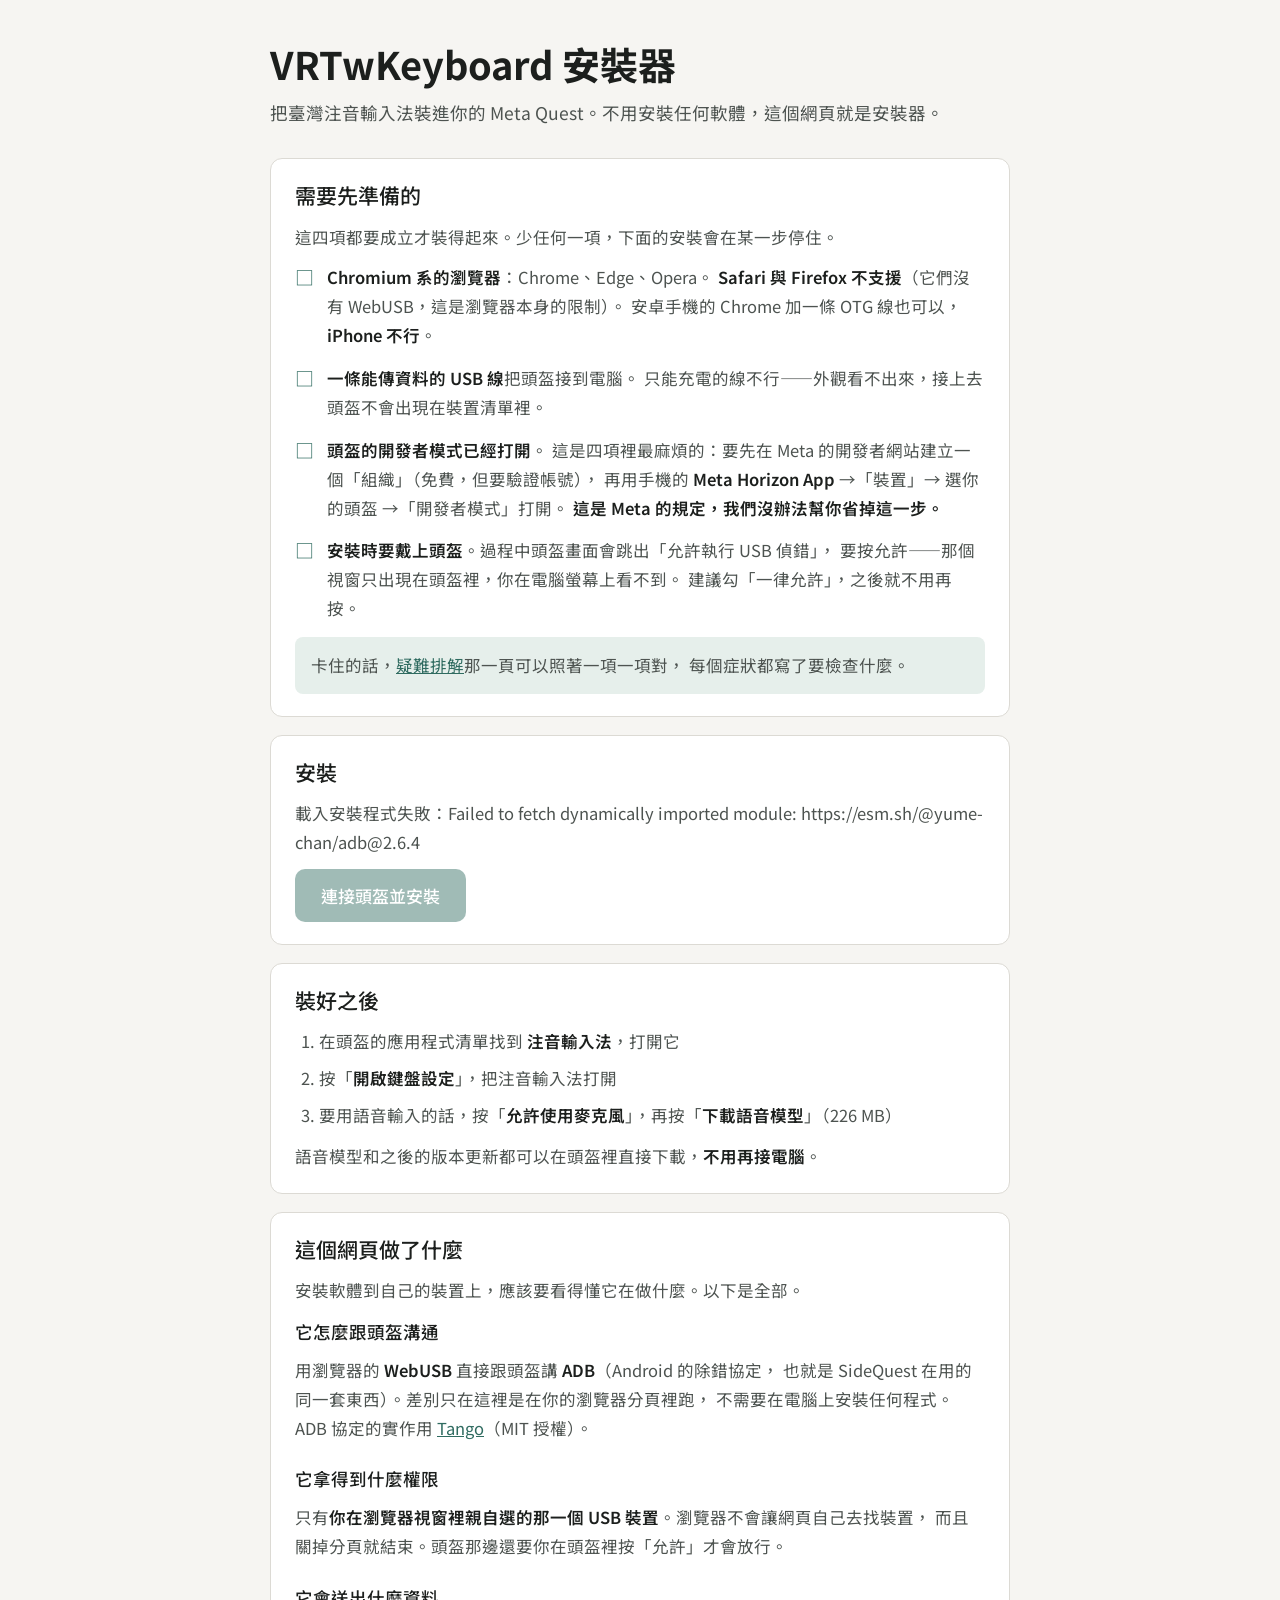
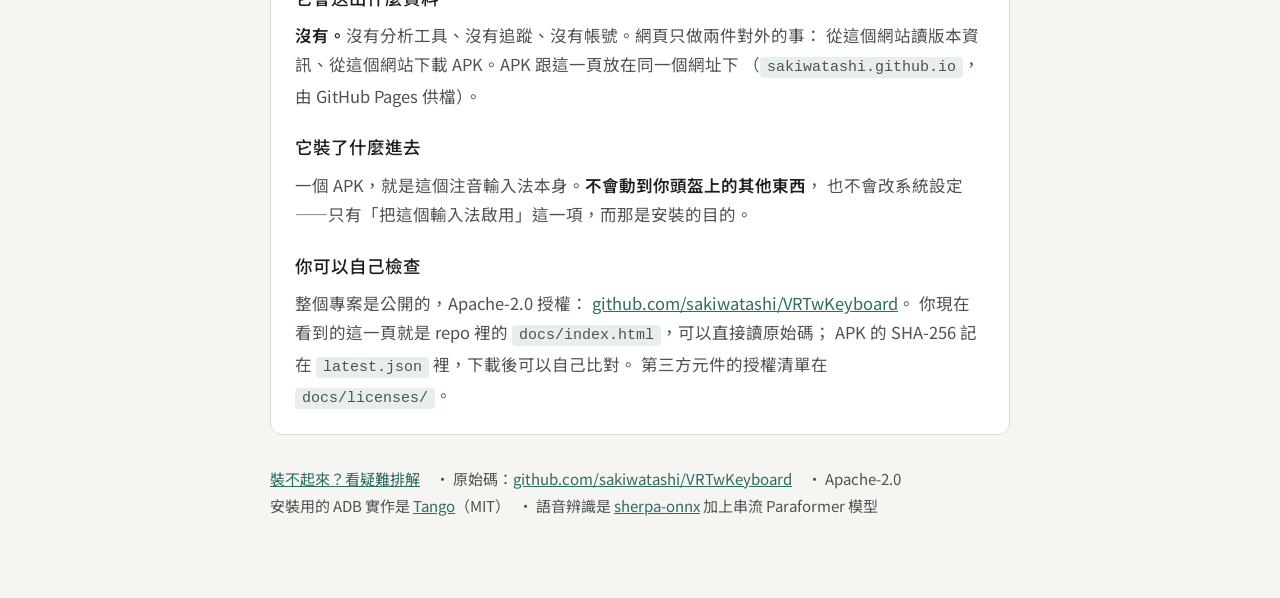
<file: docs/index.html>
<!doctype html>
<html lang="zh-Hant">
<head>
<meta charset="utf-8">
<meta name="viewport" content="width=device-width, initial-scale=1, viewport-fit=cover">
<title>VRTwKeyboard 安裝器</title>
<link rel="stylesheet" href="https://fonts.googleapis.com/css2?family=Noto+Sans+TC:wght@400;500;700&display=swap">
<link rel="stylesheet" href="style.css">
</head>
<body>
<div class="wrap">
  <h1>VRTwKeyboard 安裝器</h1>
  <p class="sub">把臺灣注音輸入法裝進你的 Meta Quest。不用安裝任何軟體，這個網頁就是安裝器。</p>

  <div class="card" id="unsupported">
    <h2 class="warn">這個瀏覽器不支援</h2>
    <p>安裝需要 <strong>WebUSB</strong>，只有 Chromium 系的瀏覽器有：<strong>Chrome</strong>、<strong>Edge</strong>、<strong>Opera</strong>。
       Safari 與 Firefox 都不支援。</p>
    <p>手機也可以——用<strong>安卓手機的 Chrome</strong> 加一條 OTG 線同樣能裝。iPhone 不行。</p>
    <p>另外，<strong>不能用頭盔自己的瀏覽器</strong>：裝置沒辦法用 USB 連自己。</p>
  </div>

  <div class="card">
    <h2>需要先準備的</h2>
    <p>這四項都要成立才裝得起來。少任何一項，下面的安裝會在某一步停住。</p>
    <ul class="req">
      <li><strong>Chromium 系的瀏覽器</strong>：Chrome、Edge、Opera。
          <strong>Safari 與 Firefox 不支援</strong>（它們沒有 WebUSB，這是瀏覽器本身的限制）。
          安卓手機的 Chrome 加一條 OTG 線也可以，<strong>iPhone 不行</strong>。</li>
      <li><strong>一條能傳資料的 USB 線</strong>把頭盔接到電腦。
          只能充電的線不行——外觀看不出來，接上去頭盔不會出現在裝置清單裡。</li>
      <li><strong>頭盔的開發者模式已經打開</strong>。
          這是四項裡最麻煩的：要先在 Meta 的開發者網站建立一個「組織」（免費，但要驗證帳號），
          再用手機的 <strong>Meta Horizon App</strong> →「裝置」→ 選你的頭盔 →「開發者模式」打開。
          <strong>這是 Meta 的規定，我們沒辦法幫你省掉這一步。</strong></li>
      <li><strong>安裝時要戴上頭盔</strong>。過程中頭盔畫面會跳出「允許執行 USB 偵錯」，
          要按允許——那個視窗只出現在頭盔裡，你在電腦螢幕上看不到。
          建議勾「一律允許」，之後就不用再按。</li>
    </ul>
    <p class="note">卡住的話，<a href="help.html">疑難排解</a>那一頁可以照著一項一項對，
       每個症狀都寫了要檢查什麼。</p>
  </div>

  <div class="card">
    <h2>安裝</h2>
    <p id="status">準備好之後按下面的按鈕，瀏覽器會請你選擇裝置。</p>
    <div class="row">
      <button id="install">連接頭盔並安裝</button>
      <button id="reload" class="ghost" hidden>重新開始</button>
    </div>
    <div class="bar" hidden id="barwrap"><i id="bar"></i></div>
    <div id="log"></div>
  </div>

  <div class="card">
    <h2>裝好之後</h2>
    <ol>
      <li>在頭盔的應用程式清單找到 <strong>注音輸入法</strong>，打開它</li>
      <li>按「<strong>開啟鍵盤設定</strong>」，把注音輸入法打開</li>
      <li>要用語音輸入的話，按「<strong>允許使用麥克風</strong>」，再按「<strong>下載語音模型</strong>」（226 MB）</li>
    </ol>
    <p style="margin-top:12px">語音模型和之後的版本更新都可以在頭盔裡直接下載，<strong>不用再接電腦</strong>。</p>
  </div>

  <div class="card">
    <h2>這個網頁做了什麼</h2>
    <p>安裝軟體到自己的裝置上，應該要看得懂它在做什麼。以下是全部。</p>

    <h3>它怎麼跟頭盔溝通</h3>
    <p>用瀏覽器的 <strong>WebUSB</strong> 直接跟頭盔講 <strong>ADB</strong>（Android 的除錯協定，
       也就是 SideQuest 在用的同一套東西）。差別只在這裡是在你的瀏覽器分頁裡跑，
       不需要在電腦上安裝任何程式。ADB 協定的實作用
       <a href="https://github.com/yume-chan/ya-webadb">Tango</a>（MIT 授權）。</p>

    <h3>它拿得到什麼權限</h3>
    <p>只有<strong>你在瀏覽器視窗裡親自選的那一個 USB 裝置</strong>。瀏覽器不會讓網頁自己去找裝置，
       而且關掉分頁就結束。頭盔那邊還要你在頭盔裡按「允許」才會放行。</p>

    <h3>它會送出什麼資料</h3>
    <p><strong>沒有。</strong>沒有分析工具、沒有追蹤、沒有帳號。網頁只做兩件對外的事：
       從這個網站讀版本資訊、從這個網站下載 APK。APK 跟這一頁放在同一個網址下
       （<code>sakiwatashi.github.io</code>，由 GitHub Pages 供檔）。</p>

    <h3>它裝了什麼進去</h3>
    <p>一個 APK，就是這個注音輸入法本身。<strong>不會動到你頭盔上的其他東西</strong>，
       也不會改系統設定——只有「把這個輸入法啟用」這一項，而那是安裝的目的。</p>

    <h3>你可以自己檢查</h3>
    <p>整個專案是公開的，Apache-2.0 授權：
       <a href="https://github.com/sakiwatashi/VRTwKeyboard">github.com/sakiwatashi/VRTwKeyboard</a>。
       你現在看到的這一頁就是 repo 裡的 <code>docs/index.html</code>，可以直接讀原始碼；
       APK 的 SHA-256 記在 <code>latest.json</code> 裡，下載後可以自己比對。
       第三方元件的授權清單在 <code>docs/licenses/</code>。</p>
  </div>

  <p class="foot">
    <a href="help.html">裝不起來？看疑難排解</a>　·
    原始碼：<a href="https://github.com/sakiwatashi/VRTwKeyboard">github.com/sakiwatashi/VRTwKeyboard</a>　·
    Apache-2.0<br>
    安裝用的 ADB 實作是 <a href="https://github.com/yume-chan/ya-webadb">Tango</a>（MIT）　·
    語音辨識是 <a href="https://github.com/k2-fsa/sherpa-onnx">sherpa-onnx</a> 加上串流 Paraformer 模型
  </p>
</div>

<script type="module">
const REPO = "sakiwatashi/VRTwKeyboard";
const logEl = document.getElementById("log");
const statusEl = document.getElementById("status");
const installBtn = document.getElementById("install");
const reloadBtn = document.getElementById("reload");
const barWrap = document.getElementById("barwrap");
const bar = document.getElementById("bar");

function log(line, cls) {
  const span = document.createElement("div");
  if (cls) span.className = cls;
  const time = new Date().toTimeString().slice(0, 8) + "." + String(new Date().getMilliseconds()).padStart(3, "0");
  span.textContent = "[" + time + "] " + line;
  logEl.appendChild(span);
  logEl.scrollTop = logEl.scrollHeight;
}

function setProgress(fraction) {
  barWrap.hidden = false;
  bar.style.width = Math.max(0, Math.min(1, fraction)) * 100 + "%";
}

if (!("usb" in navigator)) {
  document.getElementById("unsupported").style.display = "block";
  installBtn.disabled = true;
  statusEl.textContent = "這個瀏覽器沒有 WebUSB，無法安裝。";
} else {
  // 全程監控 USB 插拔，不管有沒有在跑安裝流程都會印出來。
  // 這樣頭盔中途斷線（例如進入待機）或被別的程式搶走介面時，
  // 能直接看到「什麼時候斷的」，不用只靠卡住 20 秒之後的猜測。
  navigator.usb.addEventListener("connect", (e) => {
    log("USB 事件：偵測到裝置接上（" + (e.device.productName || e.device.serialNumber || "未知裝置") + "）", "ok");
  });
  navigator.usb.addEventListener("disconnect", (e) => {
    log("USB 事件：裝置斷線（" + (e.device.productName || e.device.serialNumber || "未知裝置") + "）", "warn");
  });
}

// 函式庫在「頁面載入時」就開始抓，不能等按鈕按下去才抓。
// Chrome 要求 requestDevice() 必須在使用者點擊後的短暫授權期內呼叫（約 5 秒），
// 而從 esm.sh 抓四個模組要好幾秒——等載完授權期早就過了，
// 瀏覽器會回「Must be handling a user gesture to show a permission request」。
// 2026-09-17 實機就是這樣失敗的。
let libraries = null;
const librariesReady = (async () => {
  const [adbMod, credMod, binMod] = await Promise.all([
    import("https://esm.sh/@yume-chan/adb@2.6.4"),
    import("https://esm.sh/@yume-chan/adb-credential-web@2.1.0"),
    import("https://esm.sh/@yume-chan/android-bin@2.1.0"),
  ]);
  const loaded = {
    Adb: adbMod.Adb,
    AdbDaemonTransport: adbMod.AdbDaemonTransport,
    AdbPacket: adbMod.AdbPacket,
    // 這個是 default export，不是具名匯出
    AdbWebCredentialStore: credMod.default ?? credMod.AdbWebCredentialStore,
    PackageManager: binMod.PackageManager,
  };
  for (const [name, value] of Object.entries(loaded)) {
    if (!value) throw new Error("函式庫載入不完整：缺少 " + name);
  }
  libraries = loaded;
  return loaded;
})();

if ("usb" in navigator) {
  const original = installBtn.textContent;
  installBtn.disabled = true;
  installBtn.textContent = "準備中…";
  librariesReady.then(
    () => {
      installBtn.disabled = false;
      installBtn.textContent = original;
      statusEl.textContent = "準備好了。按下面的按鈕，瀏覽器會請你選擇裝置。";
    },
    (error) => {
      installBtn.textContent = original;
      statusEl.textContent = "載入安裝程式失敗：" + (error && error.message ? error.message : error);
    },
  );
}

reloadBtn.addEventListener("click", () => location.reload());

// 失敗時 Promise.race 丟掉的那個 authenticate() 呼叫還在背景繼續等，
// 一直握著 USB 介面不放——不主動關閉的話，連 adb.exe 都會看不到裝置，
// 一定要整個分頁關掉才會放。這裡記住目前抓到的裝置，失敗時強制關閉它。
let activeDevice = null;
let activeInterfaceNumber = null;

installBtn.addEventListener("click", async () => {
  installBtn.disabled = true;
  logEl.textContent = "";
  try {
    await run();
  } catch (error) {
    log("失敗：" + (error && error.message ? error.message : error), "warn");
    if (activeDevice) {
      try {
        // activeDevice 現在是原生 USBDevice（不再是 Tango 的包裝物件，沒有 .raw）。
        // 關掉之前先放掉介面，否則下一次連線會拿到還被 claim 住的介面。
        try { await activeDevice.releaseInterface(activeInterfaceNumber); } catch (e) {}
        await activeDevice.close();
        log("已釋放 USB 連線。");
      } catch (e) {
        // 裝置可能已經斷線，不用特別處理
      }
      activeDevice = null;
    }
    statusEl.textContent = "沒有裝成功。看下面的訊息，修正之後可以重試。";
    reloadBtn.hidden = false;
    installBtn.disabled = false;
  }
});

// 自己接的 ADB 連線，取代 @yume-chan/adb-daemon-webusb。
// AdbDaemonTransport.authenticate() 只要一個 { readable, writable }：
// readable 吐出 { command, arg0, arg1, payload }，writable 收下要送出的封包。
//
// 讀：先讀固定 24 位元組的標頭，再照標頭宣告的長度讀 payload。
//     一定要把 payload 讀完，否則殘料會留在端點裡害下一次連線出錯（實測踩過）。
// 寫：authenticate() 送進來的封包包在 Consumable 裡，拆開、用 AdbPacket.serialize()
//     轉成位元組再送出，送完呼叫 consume() 告訴上游可以繼續。
function makeAdbConnection(device, endpointIn, endpointOut, AdbPacket) {
  const readable = new ReadableStream({
    async pull(controller) {
      for (;;) {
        const head = await device.transferIn(endpointIn.endpointNumber, 24);
        if (!head.data || head.data.byteLength < 24) continue;
        const view = head.data;
        const command = view.getUint32(0, true);
        const arg0 = view.getUint32(4, true);
        const arg1 = view.getUint32(8, true);
        const payloadLength = view.getUint32(12, true);
        let payload = new Uint8Array(0);
        if (payloadLength > 0) {
          const body = await device.transferIn(endpointIn.endpointNumber, payloadLength);
          payload = new Uint8Array(
            body.data.buffer.slice(body.data.byteOffset, body.data.byteOffset + body.data.byteLength),
          );
        }
        controller.enqueue({ command, arg0, arg1, payload });
        return;
      }
    },
  });

  const writable = new WritableStream({
    async write(chunk) {
      const wrapped = chunk && typeof chunk.consume === "function";
      const packet = wrapped ? chunk.value : chunk;
      const bytes = AdbPacket.serialize(packet);
      await device.transferOut(endpointOut.endpointNumber, bytes);
      // 長度剛好是端點封包大小的整數倍時，要補一個空包告訴對方「這包送完了」。
      if (bytes.length !== 0 && bytes.length % endpointOut.packetSize === 0) {
        await device.transferOut(endpointOut.endpointNumber, new Uint8Array(0));
      }
      if (wrapped) chunk.consume();
    },
  });

  return { readable, writable };
}

async function run() {
  // **第一件事就是跳選裝置的視窗**，不要先做任何會花時間的事——
  // 瀏覽器的授權期很短，中間插一個網路請求就會過期。
  if (!libraries) throw new Error("安裝程式還在載入，請等按鈕變成可按再試");
  const { Adb, AdbDaemonTransport, AdbPacket, AdbWebCredentialStore, PackageManager } = libraries;

  // 2026-09-18：這裡原本用 @yume-chan/adb-daemon-webusb 的 requestDevice() + connect()。
  // 實測（探針 5）證實那個套件的寫入端在這個環境下會把封包序列化成空的：
  // transferOut 收到 byteLength=0 的 Uint8Array，回報 status=ok、已寫入 0，
  // 於是 CNXN 從未離開電腦，頭盔什麼都沒收到，authenticate() 就永遠等下去——
  // 全程沒有錯誤、沒有斷線、頭盔也不會跳授權框。
  //
  // 探針 6 證實：改用原生 WebUSB 自己接連線就完全正常，
  // 頭盔會跳授權框，握手在按下允許後隨即完成。
  // 所以這裡不用那個套件，只保留 @yume-chan/adb 的協定實作。
  const ADB_INTERFACE = { classCode: 0xff, subclassCode: 0x42, protocolCode: 0x01 };

  statusEl.textContent = "請在跳出的視窗選擇你的頭盔。";
  log("等待選擇裝置…");
  const device = await navigator.usb.requestDevice({ filters: [ADB_INTERFACE] });
  if (!device) throw new Error("沒有選擇裝置（視窗被關掉，或清單裡沒有頭盔）");
  activeDevice = device;
  log("裝置：" + (device.productName || "Quest"));

  statusEl.textContent = "連線中。如果頭盔跳出「允許 USB 偵錯」，請戴上頭盔按允許。";
  await device.open();
  if (device.configuration === null) await device.selectConfiguration(1);

  let adbInterface = null;
  for (const itf of device.configuration.interfaces) {
    for (const alt of itf.alternates) {
      if (alt.interfaceClass === ADB_INTERFACE.classCode &&
          alt.interfaceSubclass === ADB_INTERFACE.subclassCode &&
          alt.interfaceProtocol === ADB_INTERFACE.protocolCode) {
        adbInterface = { itf, alt };
      }
    }
  }
  if (!adbInterface) throw new Error("這台裝置上找不到 ADB 介面。請確認頭盔的開發者模式是開著的。");

  await device.claimInterface(adbInterface.itf.interfaceNumber);
  activeInterfaceNumber = adbInterface.itf.interfaceNumber;
  const endpointIn = adbInterface.alt.endpoints.find((e) => e.direction === "in" && e.type === "bulk");
  const endpointOut = adbInterface.alt.endpoints.find((e) => e.direction === "out" && e.type === "bulk");
  if (!endpointIn || !endpointOut) throw new Error("ADB 介面上找不到進出端點");
  log("USB 已開啟，等待頭盔回應偵錯授權…");

  const connection = makeAdbConnection(device, endpointIn, endpointOut, AdbPacket);

  const credential = new AdbWebCredentialStore("VRTwKeyboard");
  // 20 秒不夠：戴上頭盔、找到那個授權框，本來就不只 20 秒，
  // 等於人還沒來得及回答就先被判定失敗。
  const authTimeout = new Promise((_, reject) =>
    setTimeout(
      () =>
        reject(
          new Error(
            "等了 90 秒沒等到頭盔授權。請戴上頭盔，看畫面上有沒有「允許 USB 偵錯」，" +
              "勾「一律允許」再按允許；如果頭盔裡根本沒跳出那個視窗，" +
              "去「設定 > 系統 > 開發人員」把 USB 偵錯關掉再打開，然後按「重新開始」。",
          ),
        ),
      90000,
    ),
  );
  const transport = await Promise.race([
    AdbDaemonTransport.authenticate({
      serial: device.serial,
      connection,
      credentialStore: credential,
    }),
    authTimeout,
  ]);
  const adb = new Adb(transport);
  log("已連線", "ok");

  statusEl.textContent = "取得最新版本…";
  log("讀取版本資訊…");
  // 2026-09-18：原本是查 GitHub API 再抓 release 附件。那條路在瀏覽器裡走不通——
  // 附件網址最後會轉址到 release-assets.githubusercontent.com，
  // 而那個回應「完全沒有」Access-Control-Allow-Origin 標頭（實測 curl 確認），
  // 所以瀏覽器一律擋下，錯誤訊息只有一句沒頭沒尾的 "Failed to fetch"。
  // adb.exe 與 SideQuest 沒這個問題，因為它們不是瀏覽器、不受同源政策管。
  //
  // 改成 APK 跟這一頁放在一起，由 GitHub Pages 供檔：同一個來源，沒有跨來源問題，
  // 也不必依賴 GitHub API（它對未登入的呼叫每小時只給 60 次）。
  const manifest = await fetch("latest.json", { cache: "no-cache" }).then((r) => {
    if (!r.ok) throw new Error("讀不到版本資訊（HTTP " + r.status + "）");
    return r.json();
  });
  log("版本 " + manifest.version + "　" + (manifest.size / 1048576).toFixed(1) + " MB");

  statusEl.textContent = "下載 APK…";
  const response = await fetch(manifest.file);
  if (!response.ok) throw new Error("下載失敗（HTTP " + response.status + "）");
  const total = manifest.size;
  const reader = response.body.getReader();
  const chunks = [];
  let received = 0;
  while (true) {
    const { done, value } = await reader.read();
    if (done) break;
    chunks.push(value);
    received += value.length;
    setProgress(received / total);
    statusEl.textContent = "下載 APK… " + (received / 1048576).toFixed(1) + " / " + (total / 1048576).toFixed(1) + " MB";
  }
  const apk = new Blob(chunks, { type: "application/vnd.android.package-archive" });
  log("下載完成 " + (apk.size / 1048576).toFixed(1) + " MB", "ok");
  if (apk.size !== total) throw new Error("下載的大小不對，可能中斷了");

  statusEl.textContent = "安裝中。這一步可能要一兩分鐘，不要拔線。";
  log("安裝中…（不要拔線）");
  setProgress(0);
  const pm = new PackageManager(adb);
  try {
    await pm.installStream(apk.size, apk.stream());
  } catch (error) {
    const message = String((error && error.message) || error);
    // 裝過舊版（例如自己建置的 debug 版）的人一定會撞到這個：
    // Android 不允許用不同金鑰覆蓋安裝。訊息本身看不懂，要翻成人話並給出路。
    if (message.includes("SIGNATURE") || message.includes("UPDATE_INCOMPATIBLE")) {
      log("偵測到裝置上已有另一個來源的舊版本。", "warn");
      statusEl.textContent = "需要先移除舊版才能安裝。舊版的語音模型也會一併刪掉。";
      if (!confirm(`裝置上已經有一個用不同金鑰簽署的舊版本（例如你自己建置的版本）。

Android 不允許直接覆蓋，必須先移除舊版。
移除會連同已下載的語音模型一起刪掉，之後可以在頭盔裡重新下載。

要移除並繼續嗎？`)) {
        throw new Error("已取消。你也可以自己在頭盔上移除「注音輸入法」之後再試一次。");
      }
      log("移除舊版…");
      await pm.uninstall("tw.pinnedbopomofo.quest");
      log("已移除，重新安裝…");
      // APK 已經在記憶體裡了，不必再抓一次 40 MB——Blob 可以再吐一條新的串流。
      await pm.installStream(apk.size, apk.stream());
    } else {
      throw error;
    }
  }
  log("安裝完成", "ok");

  // 裝完之後系統不會立刻認得這個新的輸入法：Android 要重新掃描套件、
  // InputMethodManagerService 才會把它加進清單。
  //
  // 2026-09-18 實測：安裝完成後 89 ms 就送出 ime enable，那時清單裡還沒有它，
  // 指令等於打在空氣上；同一台機器過幾分鐘再下同一道指令，一次就成功。
  // 所以要等它真的出現在「系統認得的清單」裡再啟用，不要問一次就放棄。
  statusEl.textContent = "啟用輸入法…";
  const IME_ID = "tw.pinnedbopomofo.quest/.ZhuyinImeService";
  let imeEnabled = false;
  let lastProblem = "系統一直沒有把這個輸入法加進清單";
  for (let attempt = 1; attempt <= 12; attempt += 1) {
    try {
      const known = await adb.subprocess.noneProtocol.spawnWaitText("ime list -a -s");
      if (known.includes(IME_ID)) {
        await adb.subprocess.noneProtocol.spawnWaitText("ime enable " + IME_ID);
        await adb.subprocess.noneProtocol.spawnWaitText("ime set " + IME_ID);
        const on = await adb.subprocess.noneProtocol.spawnWaitText("ime list -s");
        if (on.includes(IME_ID)) {
          log("輸入法已啟用（等了 " + attempt + " 次）", "ok");
          imeEnabled = true;
          break;
        }
        lastProblem = "系統認得這個輸入法，但啟用之後它沒有出現在已啟用清單裡";
      }
    } catch (error) {
      // 這兩種失敗原本印同一句話，分不出是哪一種，查起來多花很多時間。
      lastProblem = "指令執行失敗：" + ((error && error.message) || error);
    }
    await new Promise((resolve) => setTimeout(resolve, 1000));
  }
  if (!imeEnabled) {
    log("自動啟用沒成功（" + lastProblem + "）。", "warn");
    log("請在頭盔裡的 App 按「開啟鍵盤設定」手動打開。");
  }

  setProgress(1);
  statusEl.textContent = "裝好了！可以拔線，接下來的步驟在頭盔裡完成。";
  log("完成。請看下面「裝好之後」的三個步驟。", "ok");
  reloadBtn.hidden = false;
  await adb.close().catch(() => {});
}
</script>
</body>
</html>
</file>
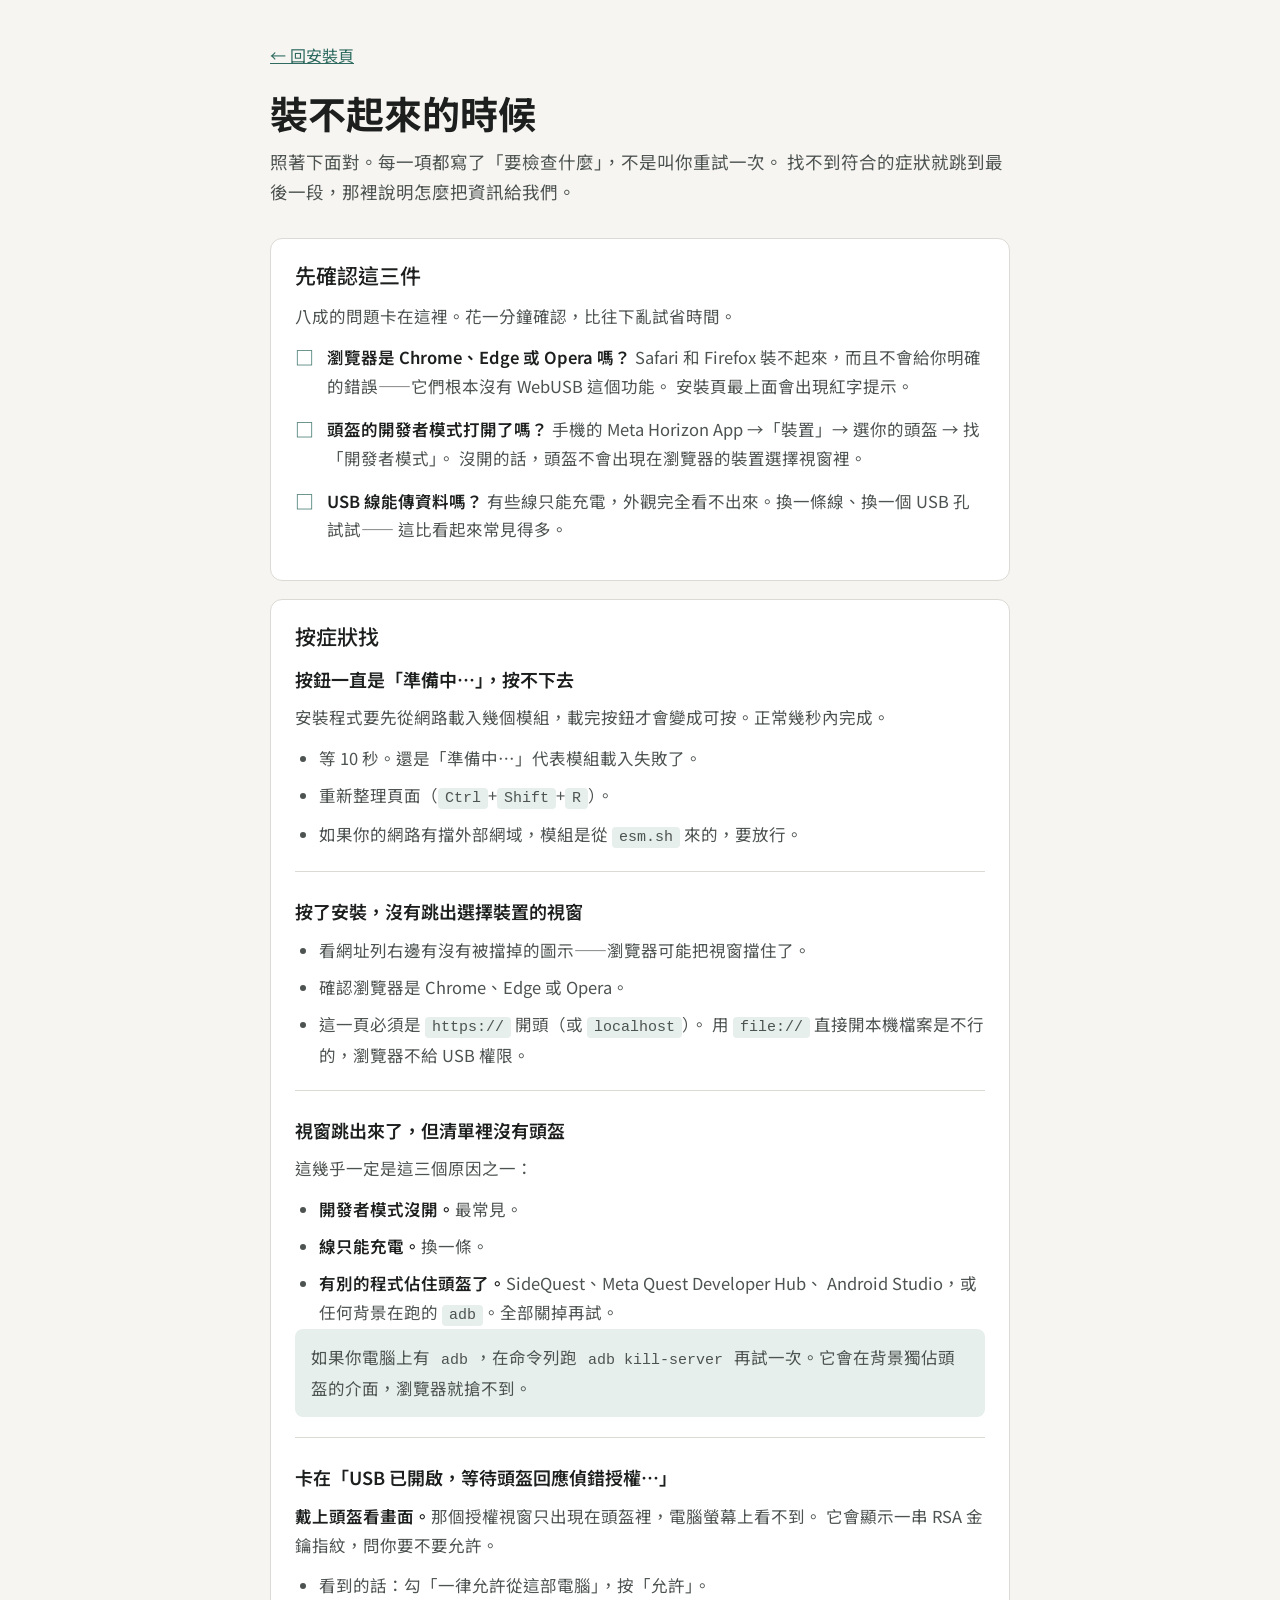
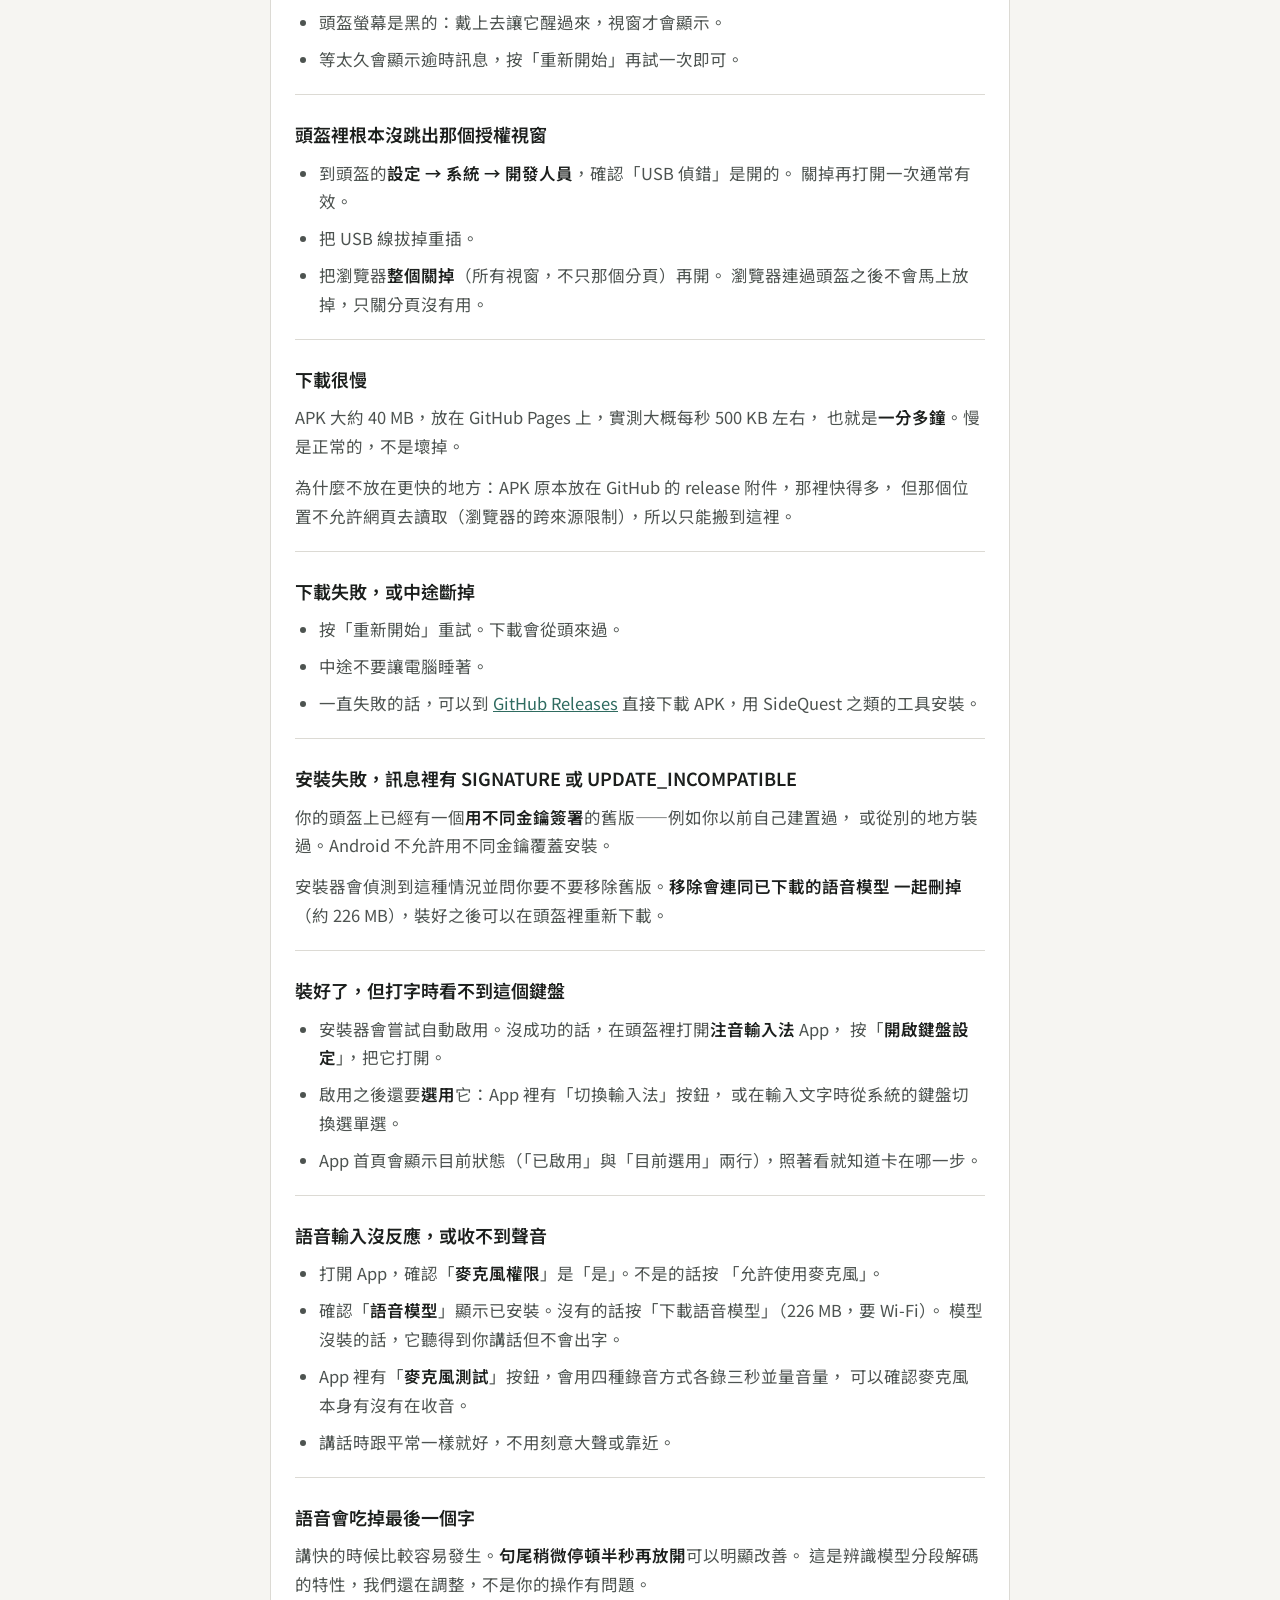
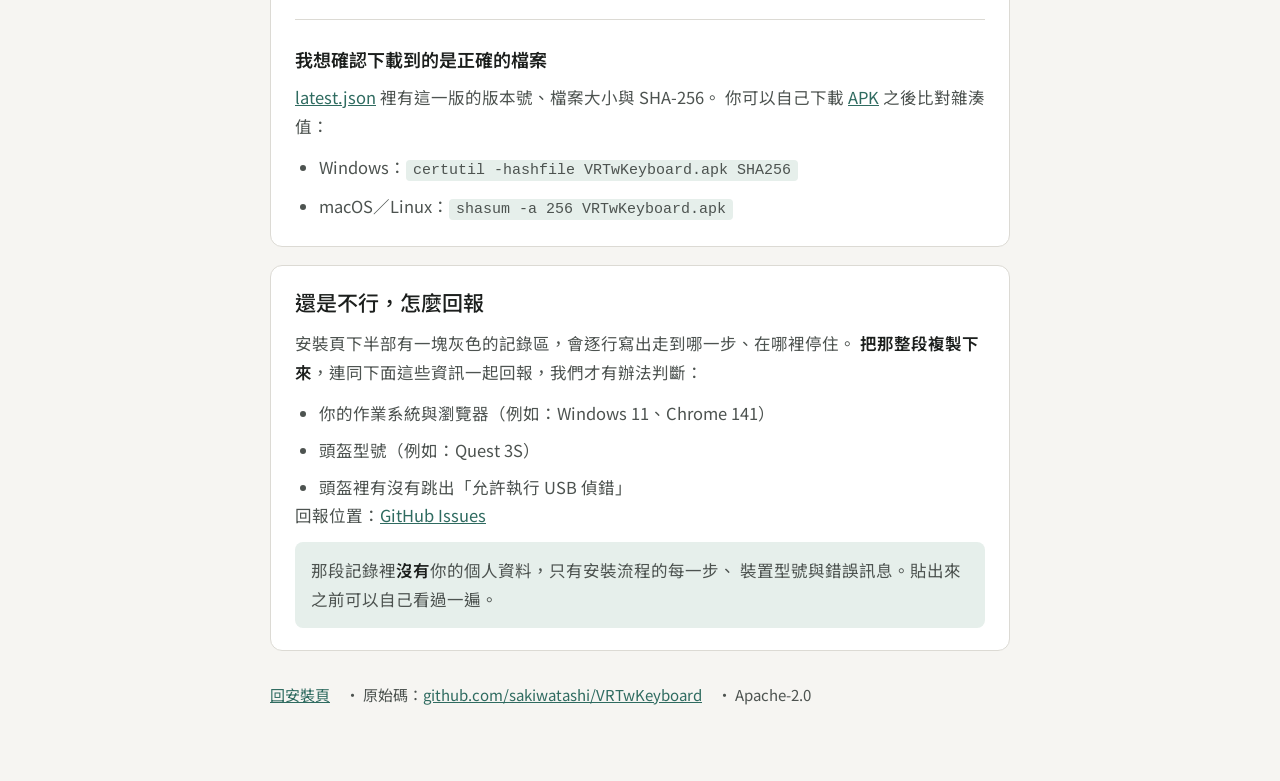
<file: docs/help.html>
<!doctype html>
<html lang="zh-Hant">
<head>
<meta charset="utf-8">
<meta name="viewport" content="width=device-width, initial-scale=1, viewport-fit=cover">
<title>疑難排解 · VRTwKeyboard 安裝器</title>
<link rel="stylesheet" href="https://fonts.googleapis.com/css2?family=Noto+Sans+TC:wght@400;500;700&display=swap">
<link rel="stylesheet" href="style.css">
</head>
<body>
<div class="wrap">
  <a class="backlink" href="index.html">← 回安裝頁</a>
  <h1>裝不起來的時候</h1>
  <p class="sub">照著下面對。每一項都寫了「要檢查什麼」，不是叫你重試一次。
     找不到符合的症狀就跳到最後一段，那裡說明怎麼把資訊給我們。</p>

  <div class="card">
    <h2>先確認這三件</h2>
    <p>八成的問題卡在這裡。花一分鐘確認，比往下亂試省時間。</p>
    <ul class="req">
      <li><strong>瀏覽器是 Chrome、Edge 或 Opera 嗎？</strong>
          Safari 和 Firefox 裝不起來，而且不會給你明確的錯誤——它們根本沒有 WebUSB 這個功能。
          安裝頁最上面會出現紅字提示。</li>
      <li><strong>頭盔的開發者模式打開了嗎？</strong>
          手機的 Meta Horizon App →「裝置」→ 選你的頭盔 → 找「開發者模式」。
          沒開的話，頭盔不會出現在瀏覽器的裝置選擇視窗裡。</li>
      <li><strong>USB 線能傳資料嗎？</strong>
          有些線只能充電，外觀完全看不出來。換一條線、換一個 USB 孔試試——
          這比看起來常見得多。</li>
    </ul>
  </div>

  <div class="card">
    <h2>按症狀找</h2>

    <div class="issue">
      <h3>按鈕一直是「準備中…」，按不下去</h3>
      <p>安裝程式要先從網路載入幾個模組，載完按鈕才會變成可按。正常幾秒內完成。</p>
      <ul>
        <li>等 10 秒。還是「準備中…」代表模組載入失敗了。</li>
        <li>重新整理頁面（<code>Ctrl</code>+<code>Shift</code>+<code>R</code>）。</li>
        <li>如果你的網路有擋外部網域，模組是從 <code>esm.sh</code> 來的，要放行。</li>
      </ul>
    </div>

    <div class="issue">
      <h3>按了安裝，沒有跳出選擇裝置的視窗</h3>
      <ul>
        <li>看網址列右邊有沒有被擋掉的圖示——瀏覽器可能把視窗擋住了。</li>
        <li>確認瀏覽器是 Chrome、Edge 或 Opera。</li>
        <li>這一頁必須是 <code>https://</code> 開頭（或 <code>localhost</code>）。
            用 <code>file://</code> 直接開本機檔案是不行的，瀏覽器不給 USB 權限。</li>
      </ul>
    </div>

    <div class="issue">
      <h3>視窗跳出來了，但清單裡沒有頭盔</h3>
      <p>這幾乎一定是這三個原因之一：</p>
      <ul>
        <li><strong>開發者模式沒開。</strong>最常見。</li>
        <li><strong>線只能充電。</strong>換一條。</li>
        <li><strong>有別的程式佔住頭盔了。</strong>SideQuest、Meta Quest Developer Hub、
            Android Studio，或任何背景在跑的 <code>adb</code>。全部關掉再試。</li>
      </ul>
      <p class="note">如果你電腦上有 <code>adb</code>，在命令列跑 <code>adb kill-server</code>
         再試一次。它會在背景獨佔頭盔的介面，瀏覽器就搶不到。</p>
    </div>

    <div class="issue">
      <h3>卡在「USB 已開啟，等待頭盔回應偵錯授權…」</h3>
      <p><strong>戴上頭盔看畫面。</strong>那個授權視窗只出現在頭盔裡，電腦螢幕上看不到。
         它會顯示一串 RSA 金鑰指紋，問你要不要允許。</p>
      <ul>
        <li>看到的話：勾「一律允許從這部電腦」，按「允許」。</li>
        <li>頭盔螢幕是黑的：戴上去讓它醒過來，視窗才會顯示。</li>
        <li>等太久會顯示逾時訊息，按「重新開始」再試一次即可。</li>
      </ul>
    </div>

    <div class="issue">
      <h3>頭盔裡根本沒跳出那個授權視窗</h3>
      <ul>
        <li>到頭盔的<strong>設定 → 系統 → 開發人員</strong>，確認「USB 偵錯」是開的。
            關掉再打開一次通常有效。</li>
        <li>把 USB 線拔掉重插。</li>
        <li>把瀏覽器<strong>整個關掉</strong>（所有視窗，不只那個分頁）再開。
            瀏覽器連過頭盔之後不會馬上放掉，只關分頁沒有用。</li>
      </ul>
    </div>

    <div class="issue">
      <h3>下載很慢</h3>
      <p>APK 大約 40 MB，放在 GitHub Pages 上，實測大概每秒 500 KB 左右，
         也就是<strong>一分多鐘</strong>。慢是正常的，不是壞掉。</p>
      <p>為什麼不放在更快的地方：APK 原本放在 GitHub 的 release 附件，那裡快得多，
         但那個位置不允許網頁去讀取（瀏覽器的跨來源限制），所以只能搬到這裡。</p>
    </div>

    <div class="issue">
      <h3>下載失敗，或中途斷掉</h3>
      <ul>
        <li>按「重新開始」重試。下載會從頭來過。</li>
        <li>中途不要讓電腦睡著。</li>
        <li>一直失敗的話，可以到
            <a href="https://github.com/sakiwatashi/VRTwKeyboard/releases">GitHub Releases</a>
            直接下載 APK，用 SideQuest 之類的工具安裝。</li>
      </ul>
    </div>

    <div class="issue">
      <h3>安裝失敗，訊息裡有 SIGNATURE 或 UPDATE_INCOMPATIBLE</h3>
      <p>你的頭盔上已經有一個<strong>用不同金鑰簽署</strong>的舊版——例如你以前自己建置過，
         或從別的地方裝過。Android 不允許用不同金鑰覆蓋安裝。</p>
      <p>安裝器會偵測到這種情況並問你要不要移除舊版。<strong>移除會連同已下載的語音模型
         一起刪掉</strong>（約 226 MB），裝好之後可以在頭盔裡重新下載。</p>
    </div>

    <div class="issue">
      <h3>裝好了，但打字時看不到這個鍵盤</h3>
      <ul>
        <li>安裝器會嘗試自動啟用。沒成功的話，在頭盔裡打開<strong>注音輸入法</strong> App，
            按「<strong>開啟鍵盤設定</strong>」，把它打開。</li>
        <li>啟用之後還要<strong>選用</strong>它：App 裡有「切換輸入法」按鈕，
            或在輸入文字時從系統的鍵盤切換選單選。</li>
        <li>App 首頁會顯示目前狀態（「已啟用」與「目前選用」兩行），照著看就知道卡在哪一步。</li>
      </ul>
    </div>

    <div class="issue">
      <h3>語音輸入沒反應，或收不到聲音</h3>
      <ul>
        <li>打開 App，確認「<strong>麥克風權限</strong>」是「是」。不是的話按
            「允許使用麥克風」。</li>
        <li>確認「<strong>語音模型</strong>」顯示已安裝。沒有的話按「下載語音模型」（226 MB，要 Wi-Fi）。
            模型沒裝的話，它聽得到你講話但不會出字。</li>
        <li>App 裡有「<strong>麥克風測試</strong>」按鈕，會用四種錄音方式各錄三秒並量音量，
            可以確認麥克風本身有沒有在收音。</li>
        <li>講話時跟平常一樣就好，不用刻意大聲或靠近。</li>
      </ul>
    </div>

    <div class="issue">
      <h3>語音會吃掉最後一個字</h3>
      <p>講快的時候比較容易發生。<strong>句尾稍微停頓半秒再放開</strong>可以明顯改善。
         這是辨識模型分段解碼的特性，我們還在調整，不是你的操作有問題。</p>
    </div>

    <div class="issue">
      <h3>我想確認下載到的是正確的檔案</h3>
      <p><a href="latest.json">latest.json</a> 裡有這一版的版本號、檔案大小與 SHA-256。
         你可以自己下載 <a href="VRTwKeyboard.apk">APK</a> 之後比對雜湊值：</p>
      <ul>
        <li>Windows：<code>certutil -hashfile VRTwKeyboard.apk SHA256</code></li>
        <li>macOS／Linux：<code>shasum -a 256 VRTwKeyboard.apk</code></li>
      </ul>
    </div>
  </div>

  <div class="card">
    <h2>還是不行，怎麼回報</h2>
    <p>安裝頁下半部有一塊灰色的記錄區，會逐行寫出走到哪一步、在哪裡停住。
       <strong>把那整段複製下來</strong>，連同下面這些資訊一起回報，我們才有辦法判斷：</p>
    <ul>
      <li>你的作業系統與瀏覽器（例如：Windows 11、Chrome 141）</li>
      <li>頭盔型號（例如：Quest 3S）</li>
      <li>頭盔裡有沒有跳出「允許執行 USB 偵錯」</li>
    </ul>
    <p>回報位置：<a href="https://github.com/sakiwatashi/VRTwKeyboard/issues">GitHub Issues</a></p>
    <p class="note">那段記錄裡<strong>沒有</strong>你的個人資料，只有安裝流程的每一步、
       裝置型號與錯誤訊息。貼出來之前可以自己看過一遍。</p>
  </div>

  <p class="foot">
    <a href="index.html">回安裝頁</a>　·
    原始碼：<a href="https://github.com/sakiwatashi/VRTwKeyboard">github.com/sakiwatashi/VRTwKeyboard</a>　·
    Apache-2.0
  </p>
</div>
</body>
</html>
</file>
<file: docs/style.css>
/* VRTwKeyboard 安裝頁與疑難排解頁共用的樣式。
   兩頁共用同一份，避免各自改到後來長得不一樣。 */

:root {
  --ground: #f6f5f2;
  --card: #ffffff;
  --ink: #1c1f1d;
  --dim: #4d5350;
  --line: #dcdad4;
  --jade: #2f6b60;
  --jade-soft: #e6efeb;
  --gold: #8a6a12;
  --danger: #9e2820;
}
@media (prefers-color-scheme: dark) {
  :root:not([data-theme="light"]) {
    --ground: #14181a; --card: #1c2225; --ink: #e6ece9; --dim: #a8b2ae;
    --line: #2d3538; --jade: #7fc0b0; --jade-soft: #1e2a2a; --gold: #d9b84a; --danger: #e08a7e;
  }
}
:root[data-theme="dark"] {
  --ground: #14181a; --card: #1c2225; --ink: #e6ece9; --dim: #a8b2ae;
  --line: #2d3538; --jade: #7fc0b0; --jade-soft: #1e2a2a; --gold: #d9b84a; --danger: #e08a7e;
}

* { box-sizing: border-box; }

body {
  margin: 0;
  background: var(--ground);
  color: var(--ink);
  font-family: "Noto Sans TC", system-ui, sans-serif;
  /* 2026-09-19：原本內文 14.5px，使用者回報太小。整體往上調一級。 */
  font-size: 17px;
  line-height: 1.75;
}

.wrap { max-width: 780px; margin: 0 auto; padding: 40px 20px 72px; }

h1 { font-size: clamp(28px, 5.5vw, 38px); margin: 0 0 10px; line-height: 1.25; text-wrap: balance; }
.sub { color: var(--dim); margin: 0 0 30px; font-size: 17.5px; }

.card {
  background: var(--card);
  border: 1px solid var(--line);
  border-radius: 12px;
  padding: 22px 24px;
  margin-bottom: 18px;
}
.card h2 { font-size: 21px; margin: 0 0 12px; font-weight: 500; line-height: 1.4; }
.card h3 { font-size: 17.5px; margin: 22px 0 8px; font-weight: 500; }
.card h3:first-of-type { margin-top: 4px; }
.card p { margin: 0 0 12px; color: var(--dim); font-size: 16.5px; }
.card p:last-child { margin-bottom: 0; }

ol, ul { margin: 0; padding-left: 24px; color: var(--dim); font-size: 16.5px; }
ol li, ul li { margin-bottom: 8px; }
li:last-child { margin-bottom: 0; }

strong { color: var(--ink); font-weight: 600; }

button {
  appearance: none; font-family: inherit; font-size: 17px; font-weight: 500;
  padding: 14px 26px; border-radius: 10px; cursor: pointer;
  background: var(--jade); color: #fff; border: 0;
}
button:disabled { opacity: .45; cursor: not-allowed; }
button.ghost { background: transparent; color: var(--jade); border: 1px solid var(--jade); }
.row { display: flex; gap: 10px; flex-wrap: wrap; align-items: center; margin-top: 6px; }

#log {
  margin-top: 16px; font-size: 14px; font-family: ui-monospace, "Cascadia Mono", monospace;
  background: var(--jade-soft); border-radius: 8px; padding: 14px 16px;
  white-space: pre-wrap; word-break: break-word; max-height: 320px; overflow-y: auto;
  color: var(--ink); line-height: 1.6;
}
#log:empty { display: none; }

.bar { height: 10px; background: var(--line); border-radius: 999px; overflow: hidden; margin-top: 14px; }
.bar > i { display: block; height: 100%; width: 0; background: var(--jade); transition: width .2s; }

.warn { color: var(--danger); }
.ok { color: var(--jade); font-weight: 500; }

code {
  background: var(--jade-soft); padding: 2px 7px; border-radius: 4px;
  font-size: 15px; font-family: ui-monospace, "Cascadia Mono", monospace;
}

a { color: var(--jade); }
a:hover { text-decoration-thickness: 2px; }

.foot { color: var(--dim); font-size: 15px; margin-top: 30px; line-height: 1.8; }

/* 需要先做到的條件：打勾清單 */
.req { list-style: none; padding-left: 0; }
.req li {
  position: relative; padding-left: 32px; margin-bottom: 14px;
  color: var(--dim); font-size: 16.5px;
}
.req li::before {
  content: "□"; position: absolute; left: 0; top: -1px;
  color: var(--jade); font-size: 19px; line-height: 1.6;
}
.req li.no::before { content: "✕"; color: var(--danger); }

/* 疑難排解：症狀 → 檢查 */
.issue { border-top: 1px solid var(--line); padding-top: 20px; margin-top: 20px; }
.issue:first-of-type { border-top: 0; padding-top: 0; margin-top: 0; }
.issue h3 { margin-top: 0; color: var(--ink); font-size: 18px; font-weight: 600; }

.note {
  background: var(--jade-soft); border-radius: 8px; padding: 14px 16px;
  font-size: 16px; color: var(--ink); margin: 14px 0 0;
}

.backlink { display: inline-block; margin-bottom: 20px; font-size: 16px; }

/* 「這個瀏覽器不支援」預設隱藏，只有偵測到沒有 WebUSB 時才由程式打開。
   2026-09-19：把樣式從 index.html 抽出來時漏了這一行，變成每個人都看到紅字警告。 */
#unsupported { display: none; }
</file>
